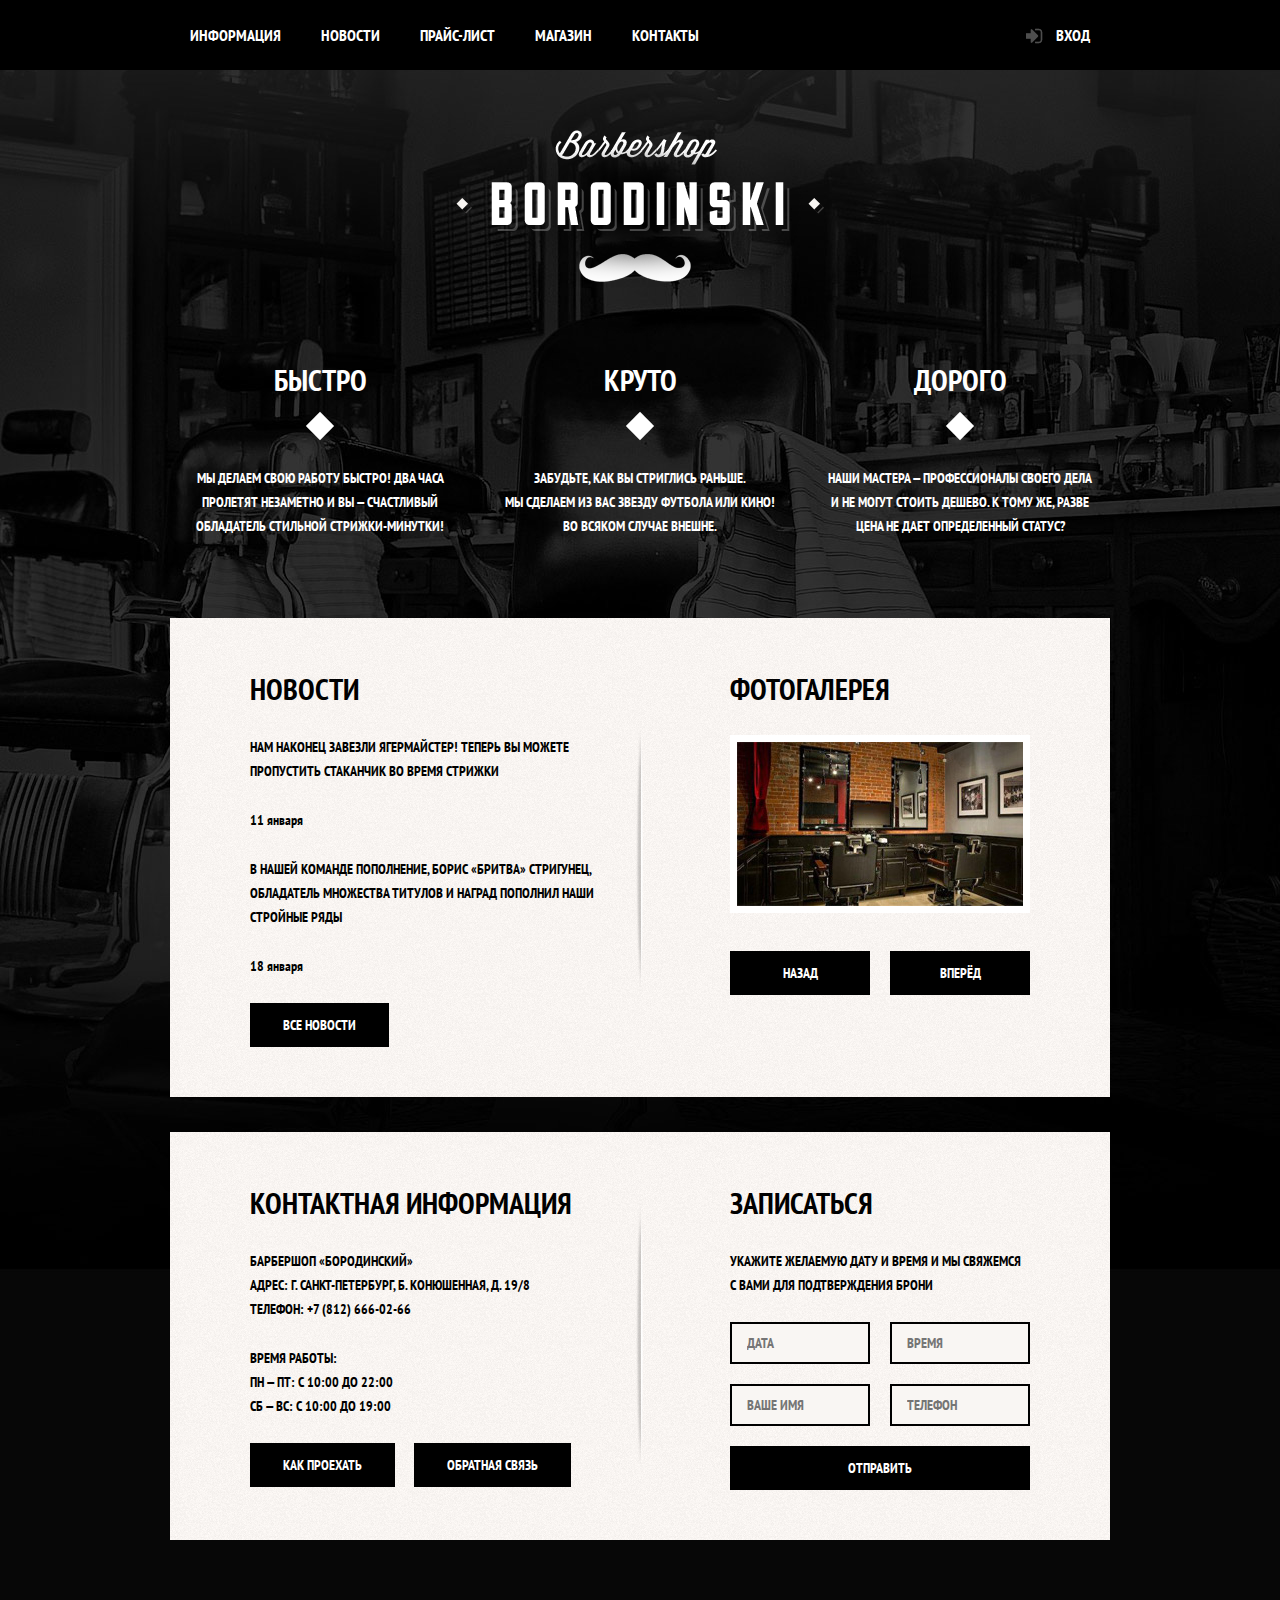
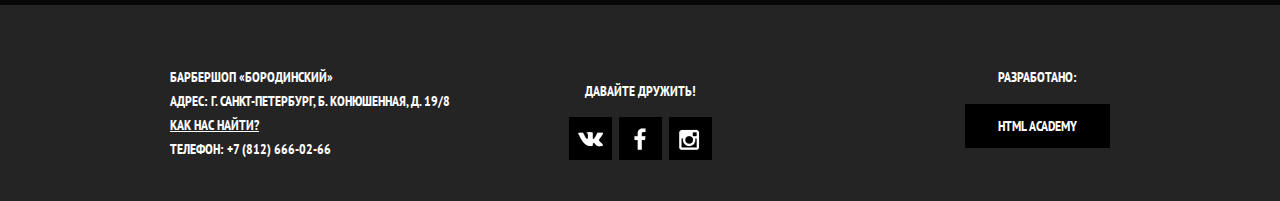
<file: index.html>
<!DOCTYPE html>
<html lang="ru">
  <head>
    <meta charset="utf-8">
    <title>Барбершоп «Бородинский»</title>
	   <link rel="stylesheet" href="css/normalize.css">
     <link href="css/style.css" rel="stylesheet">
	    <link rel="stylesheet" href="https://fonts.googleapis.com/css?family=PT+Sans+Narrow:400,700&amp;subset=latin,cyrillic">
  </head>
  <body>
    <header class="main-header">
      <div class="container clearfix">
        <nav class="main-navigation">
          <ul>
            <li>
              <a href="#">Информация</a>
            </li>
            <li>
              <a href="#">Новости</a>
            </li>
            <li>
              <a href="#">Прайс-лист</a>
            </li>
            <li>
              <a href="#">Магазин</a>
            </li>
            <li>
              <a href="#">Контакты</a>
            </li>
          </ul>
        </nav>
        <div class="user-block">
          <a class="login" href="#">Вход</a>
        </div>
      </div>
    </header>
    <main class="container">
      <div class="index-logo">
        <img src="img/index_logo.png" width="368" height="204" alt="Барбершоп «Бородинский»">
      </div>
      <section class="features clearfix">
        <div class="features-item">
          <b class="features-name">Быстро</b>
          <p>Мы делаем свою работу быстро! Два часа пролетят незаметно и вы — счастливый обладатель стильной стрижки-минутки!</p>
        </div>
        <div class="features-item">
          <b class="features-name">Круто</b>
          <p>Забудьте, как вы стриглись раньше. Мы сделаем из вас звезду футбола или кино! Во всяком случае внешне.</p>
        </div>
        <div class="features-item">
          <b class="features-name">Дорого</b>
          <p>Наши мастера — профессионалы своего дела и не могут стоить дешево. К тому же, разве цена не дает определенный статус?</p>
        </div>
      </section>
      <div class="index-content clearfix">
        <div class="index-content-left">
          <h2 class="index-content-title">Новости</h2>
          <ul class="news-preview">
            <li>
              <p>Нам наконец завезли Ягермайстер! Теперь вы можете пропустить стаканчик во время стрижки</p>
              <time datetime="2016-01-11">11 января</time>
            </li>
            <li>
              <p>В нашей команде пополнение, Борис «Бритва» Стригунец, обладатель множества титулов и наград пополнил наши стройные ряды</p>
              <time datetime="2016-01-18">18 января</time>
            </li>
          </ul>
          <a class="btn" href="#">Все новости</a>
        </div>
        <div class="index-content-right">
          <h2 class="index-content-title">Фотогалерея</h2>
          <div class="gallery">
            <figure class="gallery-content">
              <img src="img/photo_gallery_1.jpg" width="286" height="164" alt="">
            </figure>
            <button class="btn gallery-prev">Назад</button>
            <button class="btn gallery-next">Вперёд</button>
          </div>
        </div>
      </div>
      <div class="index-content clearfix">
        <div class="index-content-left">
          <h2 class="index-content-title">Контактная информация</h2>
          <p>
            Барбершоп «Бородинский»<br>
            Адрес: г. Санкт-Петербург, Б. Конюшенная, д. 19/8<br>
            Телефон: +7 (812) 666-02-66
          </p>
          <p>
            Время работы:<br>
            пн — пт: с 10:00 до 22:00<br>
            сб — вс: с 10:00 до 19:00
          </p>
          <a class="btn" href="#">Как проехать</a>
          <a class="btn" href="#">Обратная связь</a>
        </div>
        <div class="index-content-right">
          <h2 class="index-content-title">Записаться</h2>
          <p>Укажите желаемую дату и время и мы свяжемся с вами для подтверждения брони</p>
          <form class="appointment-form" action="https://echo.htmlacademy.ru" method="post">
            <input type="text" name="date" value="" placeholder="Дата">
            <input type="text" name="time" value="" placeholder="Время">
            <input type="text" name="name" value="" placeholder="Ваше имя">
            <input type="tel" name="phone" value="" placeholder="Телефон">
            <button class="btn" type="submit">Отправить</button>
          </form>
        </div>
      </div>
    </main>
    <footer class="main-footer">
      <div class="container clearfix">
        <section class="footer-contacts">
          Барбершоп «Бородинский»<br>
          Адрес: г. Санкт-Петербург, Б. Конюшенная, д. 19/8<br>
          <a href="#">Как нас найти?</a><br>
          Телефон: +7 (812) 666-02-66
        </section>
        <section class="footer-social">
          <p>Давайте дружить!</p>
          <a class="social-btn social-btn-vk" href="#">Вконтакте</a>
          <a class="social-btn social-btn-fb" href="#">Фейсбук</a>
          <a class="social-btn social-btn-inst" href="#">Инстаграм</a>
        </section>
        <section class="footer-copyright">
          <p>Разработано:</p>
          <a class="btn" href="https://htmlacademy.ru">HTML Academy</a>
        </section>
      </div>
    </footer>
	
	<div class="modal-content">
      <button class="modal-content-close" type="button" title="Закрыть">Закрыть</button>
      <h2 class="modal-content-title">Личный кабинет</h2>
      <p>Введите свой логин и пароль.</p>
      <form class="login-form" action="https://echo.htmlacademy.ru" method="post">
        <input class="icon-user" type="text" name="login" placeholder="Логин">
        <input class="icon-password" type="password"  name="password" placeholder="Пароль">
        <label class="login-checkbox">
          <input type="checkbox" name="remember">
          <span class="checkbox-indicator"></span>
          Запомните меня
        </label>
        <a class="restore" href="#">Я забыл пароль!</a>
        <button class="btn" type="submit">Войти</button>
      </form>
    </div>
	<div class="modal-content-map">
      <button class="modal-content-close" type="button" title="Закрыть">Закрыть</button>
      <div id="yandex-map"></div>
    </div>
	
  </body>
</html>
</file>
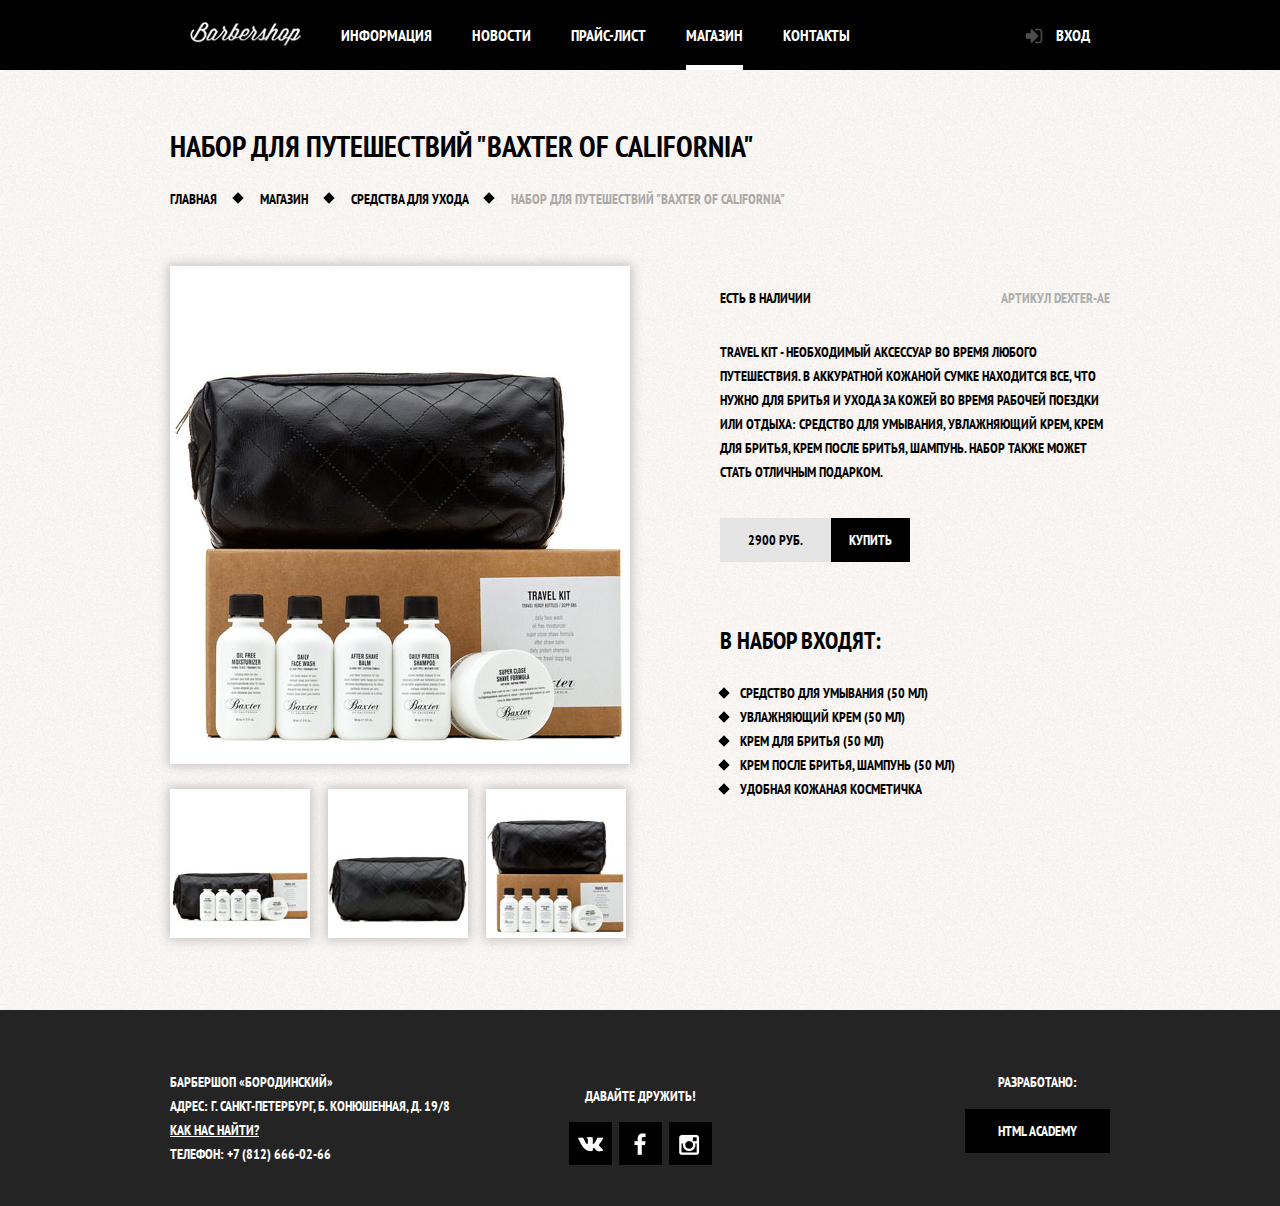
<file: barbershop-item.html>
<!DOCTYPE html>
<html lang="ru">
  <head>
    <meta charset="utf-8">
    <title>Барбершоп «Бородинский»</title>
    <link rel="stylesheet" href="css/normalize.css">
    <link href="css/style.css" rel="stylesheet">
	  <link rel="stylesheet" href="https://fonts.googleapis.com/css?family=PT+Sans+Narrow:400,700&amp;subset=latin,cyrillic">
  </head>
  <body class="inner-page">
    <header class="main-header">
      <div class="container clearfix">
        <nav class="main-navigation">
			    <a class="logo-inner" href="index.html">
				    <img src="img/header_logo.png" width="111" height="24" alt="Барбершоп «Бородинский»">
			    </a>
          <ul>
            <li>
              <a href="#">Информация</a>
            </li>
            <li>
              <a href="#">Новости</a>
            </li>
            <li>
              <a href="#">Прайс-лист</a>
            </li>
            <li class="active">
              <span>Магазин</span>
            </li>
            <li>
              <a href="#">Контакты</a>
            </li>
          </ul>
        </nav>
        <div class="user-block">
          <a class="login" href="#">Вход</a>
        </div>
      </div>
    </header>

    <main class="container clearfix">
	      <div class="inner-page-title">
	        <h1>Набор для путешествий "BAXTER OF CALIFORNIA"</h1>
          <ul class="breadcrumbs">
            <li>
              <a href="index.html">Главная</a>
            </li>
            <li>
              <a href="#">Магазин</a>
            </li>
            <li>
              <a href="#">Средства для ухода</a>
            </li>
            <li class="current">Набор для путешествий "BAXTER OF CALIFORNIA"</li>
          </ul>
	      </div>

	      <div class="inner-content">
          <div class="item-content-left">
		        <div class="product-large">
			        <img class="product-image-large" src="img/itembig.jpg" alt="BAXTER OF CALIFORNIA">
		        </div>
		        <div class="product-thumbnail">
			        <img class="product-image-thumbnail" src="img/item_small_1.jpg"  alt="BAXTER OF CALIFORNIA">
			        <img class="product-image-thumbnail" src="img/item_small_2.jpg" alt="BAXTER OF CALIFORNIA">
			        <img class="product-image-thumbnail" src="img/item_small_3.jpg" alt="BAXTER OF CALIFORNIA">
		        </div>
          </div>

          <div class="item-content-right">
	          <div class="available">
              <span class="item-in-stock">Есть в наличии</span>
              <span class="item-vendor-code">Артикул Dexter-AE</span>
	          </div>
            <p class="item-description">Travel kit - необходимый аксессуар во время любого путешествия. В аккуратной кожаной сумке находится все, что нужно для бритья и ухода за кожей во время рабочей поездки или отдыха: средство для умывания, увлажняющий крем, крем для бритья, крем после бритья, шампунь. Набор также может стать отличным подарком.</p>
            <div class="price-section">
              <span class="product-price">2900 руб.</span><a class="button product-add-to-cart" href="#">Купить</a>
	          </div>

	          <h2>В набор входят:</h2>
              <ul class="item-set">
                <li>
                  Средство для умывания (50 мл)
                </li>
                <li>
                  Увлажняющий крем (50 мл)
                </li>
                <li>
                  Крем для бритья (50 мл)
                </li>
                <li>
                  Крем после бритья, шампунь (50 мл)
                </li>
                <li>
                  Удобная кожаная косметичка
                </li>
              </ul>
	        </div>
	      </div>
    </main>

    <footer class="main-footer">
      <div class="container clearfix">
        <section class="footer-contacts">
		      Барбершоп «Бородинский»<br>
          Адрес: г. Санкт-Петербург, Б. Конюшенная, д. 19/8<br>
          <a href="#">Как нас найти?</a><br>
          Телефон: +7 (812) 666-02-66
		    </section>
        <section class="footer-social">
		      <p>Давайте дружить!</p>
		      <a class="social-btn social-btn-vk" href="#">Вконтакте</a>
          <a class="social-btn social-btn-fb" href="#">Фейсбук</a>
          <a class="social-btn social-btn-inst" href="#">Инстаграм</a>
        </section>
        <section class="footer-copyright"><p>Разработано:</p>
          <a class="btn" href="https://htmlacademy.ru">HTML Academy</a>
        </section>
      </div>
    </footer>
  </body>
</html>
</file>
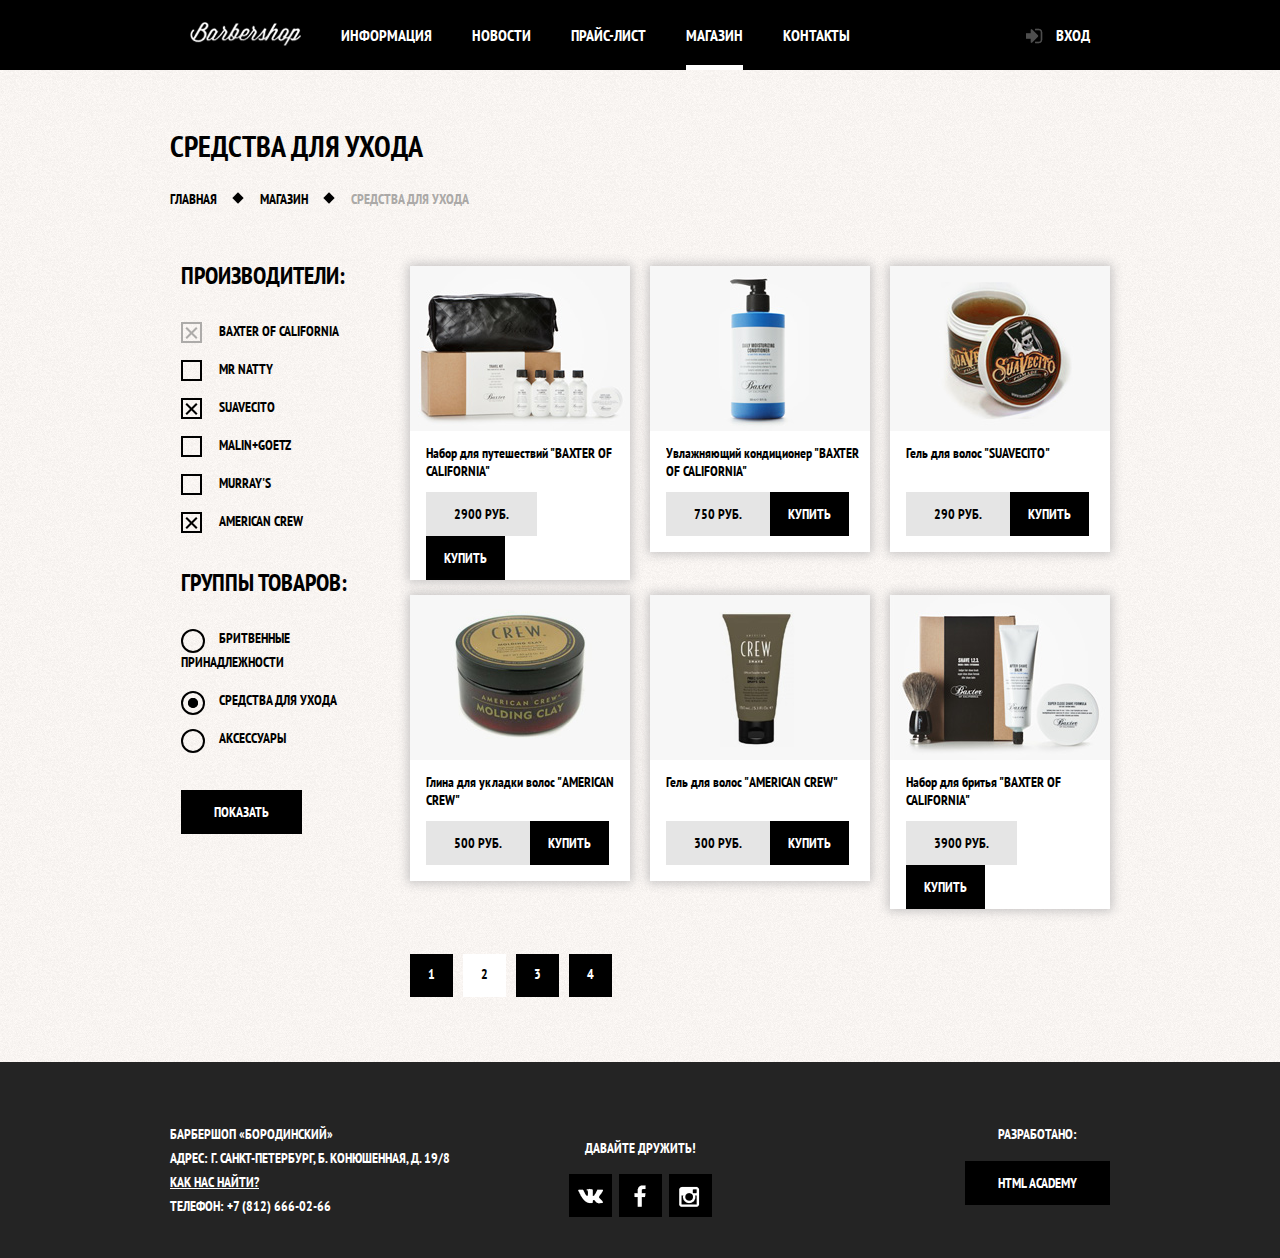
<file: barbershop-shop.html>
<!DOCTYPE html>
<html lang="ru">
  <head>
    <meta charset="utf-8">
    <title>Барбершоп «Бородинский»</title>
    <link rel="stylesheet" href="css/normalize.css">
    <link href="css/style.css" rel="stylesheet">
	  <link rel="stylesheet" href="https://fonts.googleapis.com/css?family=PT+Sans+Narrow:400,700&amp;subset=latin,cyrillic">
  </head>
  <body class="inner-page">
    <header class="main-header">
      <div class="container clearfix">
        <nav class="main-navigation">
			    <a class="logo-inner" href="index.html">
				    <img src="img/header_logo.png" width="111" height="24" alt="Барбершоп «Бородинский»">
			    </a>
          <ul>
            <li>
              <a href="#">Информация</a>
            </li>
            <li>
              <a href="#">Новости</a>
            </li>
            <li>
              <a href="#">Прайс-лист</a>
            </li>
            <li class="active">
              <a href="#">Магазин</a>
            </li>
            <li>
              <a href="#">Контакты</a>
            </li>
          </ul>
        </nav>
        <div class="user-block">
          <a class="login" href="#">Вход</a>
        </div>
      </div>
    </header>

    <main class="container clearfix">
      <div class="inner-page-title">
	      <h1>Средства для ухода</h1>
        <ul class="breadcrumbs">
          <li>
            <a href="#">Главная</a>
          </li>
          <li>
            <a href="#">Магазин</a>
          </li>
          <li class="current">
            Средства для ухода
          </li>
        </ul>
      </div>

	    <div class="inner-content">
        <div class="shop-content-left">
          <fieldset class="manufacturer">
            <legend>Производители:</legend>
            <p class="p_for_input"><input type="checkbox" id="check1" disabled><label for="check1"><span></span>Baxter of California</label></p>
            <p class="p_for_input"><input type="checkbox" id="check2"><label for="check2"><span></span>Mr Natty</label></p>
            <p class="p_for_input"><input type="checkbox" id="check3" checked><label for="check3"><span></span>Suavecito</label></p>
            <p class="p_for_input"><input type="checkbox" id="check4"><label for="check4"><span></span>Malin+Goetz</label></p>
            <p class="p_for_input"><input type="checkbox" id="check5"><label for="check5"><span></span>Murray's</label></p>
            <p class="p_for_input"><input type="checkbox" id="check6" checked><label for="check6"><span></span>American Crew</label></p>
          </fieldset>

          <fieldset class="product">
            <legend>Группы товаров:</legend>
		        <p class="p_for_input"><input type="radio" id="radio1" name="product" value="razor"><label for="radio1"><span></span>Бритвенные принадлежности</label></p>
            <p class="p_for_input"><p class="p_for_input"><input type="radio" id="radio2" checked name="product" value="care"><label for="radio2"><span></span>Средства для ухода</label></p>
            <p class="p_for_input"><input type="radio" id="radio3" name="product" value="accessories"><label for="radio3"><span></span>Аксессуары</label></p>
            <input type="submit" class="btn product-group-show" value="Показать">
          </fieldset>
        </div>

        <div class="shop-content-right">
          <article class="item">
			      <a href="barbershop-item.html">
			        <img class="product-image" src="img/item1.jpg" width="220" height="165" alt="BAXTER OF CALIFORNIA">
            </a>
			      <div class="item-price-section">
				      <div class="name">
				        <span class="product-name">Набор для путешествий</span>
				        <span class="product-class">"BAXTER OF CALIFORNIA"</span>
				      </div>
				      <div class="price">
			          <span class="product-price">2900 руб.</span><a class="button product-add-to-cart" href="#">Купить</a>
				      </div>
			      </div>
          </article>

          <article class="item">
			      <a href="barbershop-item.html">
			        <img class="product-image" src="img/item2.jpg" width="220" height="165" alt="BAXTER OF CALIFORNIA">
            </a>
			      <div class="item-price-section">
				      <div class="name">
					      <span class="product-name">Увлажняющий кондиционер</span>
					      <span class="product-class">"BAXTER OF CALIFORNIA"</span>
				      </div>
				      <div class="price">
					      <span class="product-price">750 руб.</span><a class="button product-add-to-cart" href="#">Купить</a>
				      </div>
		        </div>
          </article>

          <article class="item">
			      <a href="barbershop-item.html">
				      <img class="product-image" src="img/item3.jpg" width="220" height="165" alt="SUAVECITO">
            </a>
				    <div class="item-price-section">
					    <div class="name">
						    <span class="product-name">Гель для волос</span>
				        <span class="product-class">"SUAVECITO"</span>
					    </div>
					    <div class="price">
						    <span class="product-price">290 руб.</span><a class="button product-add-to-cart" href="#">Купить</a>
					    </div>
				    </div>
          </article>

          <article class="item">
            <a href="barbershop-item.html">
				      <img class="product-image" src="img/item4.jpg" width="220" height="165" alt="AMERICAN CREW">
            </a>
				    <div class="item-price-section">
					    <div class="name">
						    <span class="product-name">Глина для укладки волос</span>
						    <span class="product-class">"AMERICAN CREW"</span>
					    </div>
					    <div class="price">
						    <span class="product-price">500 руб.</span><a class="button product-add-to-cart" href="#">Купить</a>
					    </div>
				    </div>
          </article>

          <article class="item">
            <a href="barbershop-item.html">
				      <img class="product-image" src="img/item5.jpg" width="220" height="165" alt="BAXTER OF CALIFORNIA">
            </a>
				    <div class="item-price-section">
					    <div class="name">
						    <span class="product-name">Гель для волос</span>
					      <span class="product-class">"AMERICAN CREW"</span>
					    </div>
					    <div class="price">
						    <span class="product-price">300 руб.</span><a class="button product-add-to-cart" href="#">Купить</a>
					    </div>
				    </div>
          </article>

          <article class="item">
            <a href="barbershop-item.html">
				      <img class="product-image" src="img/item6.jpg" width="220" height="165" alt="BAXTER OF CALIFORNIA">
            </a>
				    <div class="item-price-section">
					    <div class="name">
						    <span class="product-name">Набор для бритья</span>
					      <span class="product-class">"BAXTER OF CALIFORNIA"</span>
					    </div>
					    <div class="price">
						    <span class="product-price">3900 руб.</span><a class="button product-add-to-cart" href="#">Купить</a>
					    </div>
				    </div>
          </article>

          <div class="pagination">
            <a href="#">1</a>
            <a class="now" href="#">2</a>
            <a href="#">3</a>
            <a href="#">4</a>
          </div>
        </div>
	    </div>

    </main>

    <footer class="main-footer">
      <div class="container clearfix">
        <section class="footer-contacts">
          Барбершоп «Бородинский»<br>
          Адрес: г. Санкт-Петербург, Б. Конюшенная, д. 19/8<br>
          <a href="#">Как нас найти?</a><br>
          Телефон: +7 (812) 666-02-66
        </section>
        <section class="footer-social">
          <p>Давайте дружить!</p>
          <a class="social-btn social-btn-vk" href="#">Вконтакте</a>
          <a class="social-btn social-btn-fb" href="#">Фейсбук</a>
          <a class="social-btn social-btn-inst" href="#">Инстаграм</a>
        </section>
        <section class="footer-copyright">
          <p>Разработано:</p>
          <a class="btn" href="https://htmlacademy.ru">HTML Academy</a>
        </section>
      </div>
    </footer>
  </body>
</html>
</file>
<file: css/style.css>
html,
body {
  min-width: 960px;
  font-weight: 700;
  font-size: 14px;
  line-height: 24px;
  font-family: "PT Sans Narrow", "Arial", sans-serif;
  text-transform: uppercase;

  color: #ffffff;
  background: #000000 url("../img/barbershop_bg.jpg") no-repeat center top;
}

.clearfix::after {
  content: "";

  display: table;
  clear: both;
}

.main-header {
  margin-bottom:60px;
  color: #ffffff;
  background-color: #000000;
}

.inner-page .main-header {
  margin-bottom: 55px;
}

.container {
  width:940px;
  margin: 0 auto;
  padding: 0 10px;
}

.main-navigation {
  float: left;
  width: 780px;
  min-height: 70px;
}

.main-navigation a {
  display: block;
  padding: 25px 20px;
  color: #ffffff;
  text-decoration: none;
}

.main-navigation a:hover {
  background: #242424;
}

.main-navigation .logo-inner {
  float: left;
  width: 111px;
  height: 20px;
  padding-top: 22px;
}

.main-navigation .logo-inner img{
  width: 111px;
  height: 24px;
}

.main-navigation .logo-inner:hover {
  background: none;
}

.main-navigation .active a:hover {
  background: none;
}

.main-navigation .active {
  position: relative;

  background-color: none;
}

.main-navigation .active::after {
  content: "";
  position: absolute;
  bottom: 0;
  height: 5px;
  right:20px;
  left:20px;
  background-color: #ffffff;
}

.main-navigation .active span {
  display: block;
  padding: 25px 20px;
}

.main-navigation ul {
  margin: 0;
  padding: 0;
  list-style: none;
  font-size: 0;
}

.main-navigation li {
  display: inline-block;
  font-size: 16px;
  line-height: 20px;
  vertical-align: top;
}

.user-block {
  float: right;
  max-width: 140px;
  min-height: 70px;
}

.login {
  position: relative;
  display: inline-block;
  padding: 25px 20px;
  padding-left: 50px;

  font-size: 16px;
  line-height: 20px;
  vertical-align: top;

  color: #ffffff;
  text-decoration: none;
}

.login:hover {
  background-color: #242424;
}

.login::before {
  content: "";
  position: absolute;
  width: 18px;
  height: 18px;
  top: 28px;
  left: 20px;

  background: transparent url("../img/sprite_v.png") no-repeat;
  background-position: -1px 0px;
  opacity: 0.3;
}

.login:hover::before {
  opacity: 1;
}

.inner-page {
  color: #000000;
  background: #f8f3f0 url("../img/white_bg.jpg") repeat;
}

.index-logo {
  width: 368px;
  height: 204px;
  margin: 0 auto;
  margin-bottom: 25px;
}

.index-logo img {
  width: 368px;
  height: 204px;
}


.features {
  margin-bottom: 80px;
}

.features-item {
  float: left;
  width: 300px;
  margin-right: 20px;

  text-align: center;
}

.features-item:last-child {
  margin-right: 0;
}

.features-name {
  position: relative;
  display: block;
  margin-bottom: 30px;
  padding-bottom: 35px;

  font-size: 30px;
  line-height: 42px;
}

.features-item p {
  margin: 10px;
  margin-bottom: 0;
}

.features-name::after {
  content: "";
  position: absolute;
  bottom: 0;
  left: 50%;
  display: block;
  margin-left: -10px;

  width: 20px;
  height: 20px;

  background-color: #ffffff;
  transform: rotate(45deg);
}

.index-content {
  padding: 50px 80px;
  margin-bottom: 35px;
  color: #000000;
  background: url("../img/separator.png") no-repeat center,
  #f8f5f2 url("../img/white_bg.jpg");
}

.index-content-left {
  width: 380px;
  float:left;
}

.index-content-right {
  float: right;
  width: 300px;
}

.index-content-title {
  margin: 0;
  margin-bottom: 25px;
  font-size: 30px;
  line-height: 42px;
}

.index-content p {
  margin: 0;
  margin-bottom: 25px;
}

.news-preview {
  margin: 0;
  padding: 0;
  padding-right: 35px;
  list-style: none;
}

.news-preview li {
  margin-bottom: 25px;
}

.news-preview time {
  text-transform: none;
}

.btn {
  display: inline-block;
  padding: 10px 33px;
  margin-right: 16px;

  font-weight: 700;
  font-size: 14px;
  line-height: 24px;
  vertical-align: top;
  text-align: center;
  font-family: "PT Sans Narrow", "Arial", sans-serif;
  color: #ffffff;
  text-transform: uppercase;
  text-decoration: none;

  background-color: #000000;
  border: none;
  outline: none;
  cursor: pointer;
}

.btn:hover,
.btn:active {
  background-color: #663d15;
}


.btn.disabled,
.btn:disabled {
  cursor: default;
  opacity: 0.5;
}

.btn.disabled:hover,
.btn:disabled:hover {
  background-color: #000000;
}

.gallery {
  position: relative;
  height: 260px;
}

.gallery-content {
  height: 164px;
  margin: 0;
  background-color: #cccccc;
  border: 7px solid #ffffff;
}

.gallery-content img {
  width: 286px;
  height: 164px;
}

.gallery .btn {
  position: absolute;
  bottom: 0;

  width: 140px;
  margin: 0;
}

.gallery-prev {
  left: 0;
}

.gallery-next {
  right: 0;
}

.appointment-form input {
  float: left;
  width: 106px;
  margin-right: 20px;
  margin-bottom: 20px;
  padding: 7px 15px;

  font-size: 14px;
  line-height: 24px;
  font-family: "PT Sans Narrow", "Arial", sans-serif;
  color: #000000;
  text-transform: uppercase;

  background-color: #f9f6f3;
  border: 2px solid #000000;
  outline: none;
}

.appointment-form input:focus {
  border: 2px solid #663d15;
}

.appointment-form input:nth-child(2n) {
  margin-right: 0;
}

.appointment-form .btn {
  clear: both;
  width: 100%;
}

/*----------inner pages----------*/

.inner-page-title {
  margin-bottom: 55px;
}

.inner-page-title h1 {
  margin: 0;
  margin-bottom: 20px;
  padding: 0;

  font-size: 30px;
  line-height: 42px;
}

.breadcrumbs {
  margin: 0;
  padding: 0;
  list-style: none;
}

.breadcrumbs li {
  position: relative;
  display: inline;
  padding-right: 40px;
}

.breadcrumbs li::after {
  content: "";
  position: absolute;
  top: 4px;
  right: 18px;

  width: 8px;
  height: 8px;

  background-color: #000000;
  transform: rotate(45deg);
}

.breadcrumbs a {
  color: #000000;
  text-decoration: none;
}

.breadcrumbs a:hover {
  text-decoration: underline;
}

.breadcrumbs .current {
  color: #aba9a7;
}

.breadcrumbs .current::after {
  display: none;
}

/*----------inner content----------*/

.inner-content {
  margin-bottom: 75px;
}

.inner-content h2 {
  font-size: 24px;
  line-height: 30px;
}

.inner-content table {
  border-collapse: collapse;
}

.inner-content td {
  padding: 10px 15px;

  border: 2px solid #000000;
}

/*----------custom----------*/

.big-heading {
  margin-top: 55px;
  margin-bottom: 65px;
  text-align: center;
}

.big-heading h2 {
  position: relative;
  z-index: 2;

  display: inline;
  margin: 0;
  padding: 0 25px;

  font-size: 48px;
  line-height: 48px;
  text-align: center;

  background: #f8f3f0 url("../img/pattern-white.jpg") repeat;
}

.big-heading::after {
  content: "";
  position: relative;
  top: -25px;
  z-index: 1;

  display: block;

  border-bottom: 2px solid #000000;
}

.custom-list-1 {
  margin: 14px 0;
  padding: 0;

  list-style: none;
}

.custom-list-1 li {
  position: relative;
  margin-bottom: 15px;
  padding-left: 20px;
}

.custom-list-1 li::before {
  content: "";
  position: absolute;
  top: 8px;
  left: 0;

  width: 8px;
  height: 8px;

  background-color: #000000;
  transform: rotate(45deg);
}

.prices-table {
  width: 100%;
}

.prices-table td {
  width: 50%;
}

.prices-table td:last-child {
  text-align: center;
}

.short-text {
  padding-right: 80px;
}

/*----------inner columns----------*/

.inner-columns {
  margin: 60px 0;
}

.inner-column-left,
.inner-column-right {
  width: 460px;
}

.inner-column-left {
  float: left;
}

.inner-column-right {
  float: right;
}

.inner-column-left *:first-child,
.inner-column-right *:first-child {
  margin-top: 0;
}

.inner-column-left *:last-child,
.inner-column-right *:last-child {
  margin-bottom: 0;
}

/*----------item page----------*/

.item-vendor-code {
  color: #aeaeae;
  float:right;
}

.item-in-stock {
  float:left;
}

.item-description {
  clear:both;
}

.available {
  margin-top:20px;
}

.item-description {
  margin-top:74px;
}

.price-section {
  padding-bottom:44px;
  padding-top:20px;

}

.item-content-right h2 {
  padding-bottom:5px;
}


.item-set {
  margin: 0;
  padding: 0;
  list-style: none;
}

.item-set li {
  position: relative;
  padding-left: 20px;
}

.item-set li::before {
  content: "";
  position: absolute;
  top: 8px;
  left: 0;

  width: 8px;
  height: 8px;

  background-color: #000000;
  transform: rotate(45deg);
}

.product-price {
  display: inline-block;
  padding: 10px 28px;

  font-weight: 700;
  font-size: 14px;
  line-height: 24px;
  vertical-align: top;
  text-align: center;
  font-family: "PT Sans Narrow", "Arial", sans-serif;
  color: #000000;
  text-transform: uppercase;
  text-decoration: none;

  background-color: #e5e5e5;
  border: none;
  outline: none;
  cursor: default
}

.item-price-section{
  background-color:#ffffff;
  min-height:114px;
}

.item-price-section .name {
  margin-left:16px;
  padding-top:6px;
  margin-bottom:12px;

  font-size:14px;
  line-height:18px;
  text-transform:none;

  overflow: hidden;
  text-overflow: ellipsis;
  height:36px;
}

.item-price-section .price {
  margin-left: 16px;
}

.item-price-section .product-price {
  float:left;
}

.item-content-left {
  width:460px;
  float:left;
}

.item-content-right {
  width:390px;
  float:right;
}

.product-large {
  width:460px;
  height:498px;
  box-shadow: 0 0 10px 2px #c4c2c2;
}

.product-thumbnail {
  width:460px;
  margin-top: 25px;
}

.product-image-thumbnail:last-child {
  margin-right: 0;
}
.product-image-thumbnail {
  display:inline-block;
  margin-right:15px;
  box-shadow: 0 0 10px 2px #c4c2c2;
}

.price-section .button {
  display: inline-block;
  padding: 10px 18px;
  margin-right: 16px;

  font-weight: 700;
  font-size: 14px;
  line-height: 24px;
  vertical-align: top;
  text-align: center;
  font-family: "PT Sans Narrow", "Arial", sans-serif;
  color: #ffffff;
  text-transform: uppercase;
  text-decoration: none;

  background-color: #000000;
  border: none;
  outline: none;
  cursor: pointer;
}

/*----------catalog----------*/

.shop-content-left{
  float: left;
  width:220px;
}

.shop-content-right {
  float:right;
  width:700px;
  font-size:0px;
}

/*----------checkbox----------*/



.shop-content-left input[type="checkbox"] {
  display: none;
}

.shop-content-left input[type="checkbox"] + label span {
  position: absolute;
  display: block;
  margin-bottom: 20px;
  top: 0;
  left: 0;
  width: 17px;
  height: 17px;

  border: 2px solid #000000;
}

.shop-content-left input[type="checkbox"]:checked + label span::before,
.shop-content-left input[type="checkbox"]:checked + label span::after {
  content: "";
  position: absolute;
  top: 8px;
  left: 1px;

  width: 15px;
  height: 2px;

  background-color: #000000;
}

.shop-content-left input[type="checkbox"]:checked + label span::before {
  transform: rotate(45deg);
}

.shop-content-left input[type="checkbox"]:checked + label span::after {
  transform: rotate(-45deg);
}


.shop-content-left input[type="checkbox"] + label:hover {
  color: #663d15;
  cursor:pointer;
}

/*----------radio----------*/

.shop-content-left input[type="radio"] {
  display: none;
}

.shop-content-left input[type="radio"] + label span{
  cursor: pointer;
}

.shop-content-left input[type="radio"] + label span {
  position: absolute;
  top: 0;
  left: 0;
  width: 20px;
  height: 20px;

  border: 2px solid #000000;
  -moz-border-radius: 20px;
  -webkit-border-radius: 20px;
  border-radius: 20px;

}

.shop-content-left input[type="radio"]:checked + label span::before,
.shop-content-left input[type="radio"]:checked + label span::after {
  content: "";
  position: absolute;
  top: 5px;
  left: 5px;

  width: 10px;
  height: 10px;

  background-color: #000000;
  -moz-border-radius: 5px;
  -webkit-border-radius: 5px;
  border-radius: 5px;
}

.shop-content-left input[type="radio"]:checked + label span::before {
  transform: rotate(45deg);
}

.shop-content-left input[type="radio"]:checked + label span::after {
  transform: rotate(-45deg);
}

.shop-content-left input[type="radio"] + label:hover {
  color: #663d15;
  cursor:pointer;
}

/*----------disabled----------*/

.shop-content-left input[type="checkbox"]:disabled + label span {
  position: absolute;
  top: 0;
  left: 0;

  width: 17px;
  height: 17px;

  border: 2px solid #adaba9;
}

.shop-content-left input[type="checkbox"]:disabled + label span::before,
.shop-content-left input[type="checkbox"]:disabled + label span::after {
  content: "";
  position: absolute;
  top: 8px;
  left: 1px;

  width: 15px;
  height: 2px;

  background-color: #adaba9;
}

.shop-content-left input[type="checkbox"]:disabled + label span::before {
  transform: rotate(45deg);
}

.shop-content-left input[type="checkbox"]:disabled + label span::after {
  transform: rotate(-45deg);
}

.shop-content-left input[type="checkbox"]:disabled + label::after {
color:red;
}


.shop-content-left  .btn{
  display:block;
  margin-top:40px;
}

.shop-content-left  label {
  position:relative;
  padding-left:38px;
}

.shop-content-right img{
  width:220px;
  height:165px;
}

.shop-content-left legend {
  font-size: 24px;
  margin-bottom:12px;
}

.shop-content-left fieldset {
  border:none;
  margin-bottom:18px;
}

.shop-content-left .manufacturer {
  border:none;
  margin-bottom:14px;
  margin-top: -2px;
}

.item {
  display:inline-block;
  vertical-align: top;
  width: 220px;
  margin-right: 20px;
  margin-bottom: 15px;
  font-size: 14px;

  box-shadow: 0 0 10px 2px #c4c2c2;
  background-color:#ffffff;
}

.item:nth-child(3n) {
  margin-right: 0;
}

.item:hover {
  box-shadow: 0 0 20px 2px #c4c2c2;
}

img {
  max-width: 100%;
  height: auto;
}

 .item-price-section .button {
  display: inline-block;
  padding: 10px 18px;
  margin-right: 16px;

  font-weight: 700;
  font-size: 14px;
  line-height: 24px;
  vertical-align: top;
  text-align: center;
  font-family: "PT Sans Narrow", "Arial", sans-serif;
  color: #ffffff;
  text-transform: uppercase;
  text-decoration: none;

  background-color: #000000;
  border: none;
  outline: none;
  cursor: pointer;
}

 .button:hover,
 .button:active {
  background-color: #663d15;
}

 .button:hover,
 .button:active {
  background-color: #663d15;
}

/*----------pagination----------*/

.pagination {
  margin-top:30px;
  width: 220px;
  white-space: nowrap;
}

.pagination a{
  display:inline-block;
  font-size: 14px;
  min-width: 23px;
  margin-right:10px;
  height: 43px;
  padding: 0 10px;
  line-height: 40px;
  color: white;
  text-decoration: none;
  text-align: center;
  vertical-align: middle;
  background: black;
}

.pagination .now{
  background:white;
  color:black;
}

.pagination a:hover{
  background:#663d15;
}

.pagination a.now:hover {
  background-color: #fff;
}

/*----------footer----------*/

.main-footer {
  margin-top: 65px;
  padding-top: 60px;
  padding-bottom: 40px;
  color: #ffffff;
  background: #252525 url("../img/pattern-black.jpg");
}

.footer-contacts {
  float: left;
  width: 320px;
  margin-right: 60px;
}

.footer-contacts a {
  color: #ffffff;
}

.footer-contacts a:hover {
  text-decoration: none;
}

.footer-social {
  float: left;
  width: 180px;
  min-height: 90px;
  text-align: center;
}

.footer-copyright {
  float: right;
  min-height: 90px;
  max-width: 180px;
}

.social-btn {
  display: inline-block;
  margin: 0 2px;

  width: 43px;
  height: 43px;

  font-size: 0;
  vertical-align: top;
  text-decoration: none;

   transition:
    background-position 0.3s,
    background-color 0.3s;

  background: #000000 url("../img/sprite_v.png") no-repeat center;
}

.social-btn:hover {
  background-color: #ffffff;
}

.social-btn-vk {
  background-position: -122px 14px;
}

.social-btn-fb {
  background-position: -23px 11px;
}

.social-btn-inst {

  background-position: -70px 12px;
}

.social-btn:hover {
  background-color: #ffffff;
}

.social-btn-vk:hover {
  background-position: -126px -30px;
}

.social-btn-fb:hover {
  background-position: -22px -34px;
}

.social-btn-inst:hover {
  background-position: -70px -34px;
}

.footer-copyright p {
  margin: 0;
  margin-bottom: 15px;
  text-align: center;
}

.footer-copyright .btn {
  margin-right: 0;
}

.footer-copyright .btn:hover {
  color: #000000;
  background-color: #ffffff;
}

/* ----------����������� �����---------- */

.modal-content {
  position: absolute;
  top: 120px;
  left: 50%;
  display: none;
  
  margin-left: -230px;
  width: 300px;
  padding: 50px 80px;

  color: #000000;

  box-shadow: 0 30px 50px rgba(0, 0, 0, 0.7);
  background: #f8f3f0 url("../img/white_bg.jpg");
}

.modal-content-map {
  position: fixed;
  top: 50%;
  left: 50%;
  display: none;

  width: 766px;
  height: 561px;
  margin-top: -280px;
  margin-left: -390px;

  background: #e9e5dc url("../img/map.png");
  border: 7px solid white;
  box-shadow: 0 30px 50px rgba(0, 0, 0, 0.7);
}

.modal-overlay {
  position: fixed;
  top: 0;
  left: 0;
  z-index: 10;

  width: 100%;
  height: 100%;

  background: rgba(0, 0, 0, 0.5);
}

.modal-content-close {
  position: absolute;
  top: 0;
  right: -34px;

  width: 22px;
  height: 22px;

  font-size: 0;

  background-color: transparent;
  border: 0;
  outline: 0;
  cursor: pointer;
}

.modal-content-close::before,
.modal-content-close::after {
  content: "";
  position: absolute;
  top: 10px;
  left: 2px;

  width: 19px;
  height: 3px;
  background-color: #d0d0d0;
  border-radius: 1px;
}

.modal-content-close::before {
  transform: rotate(45deg);
}

.modal-content-close::after {
  transform: rotate(-45deg);
}

.modal-content h2 {
  margin: 0;
  margin-bottom: 20px;

  font-size: 30px;
  line-height: 42px;
}

.modal-content p {
  margin: 0;
  margin-bottom: 14px;
}

.modal-content .login-form {
  margin-top: 30px;
  margin-bottom: 10px;
}

.login-form input[type="text"],
.login-form input[type="password"] {
  width: 236px;
  margin: 0;
  margin-bottom: 10px;
  padding: 10px 20px;
  padding-right: 40px;

  font-size: 14px;
  line-height: 24px;
  font-family: "PT Sans Narrow", "Arial", sans-serif;
  color: #000000;
  text-transform: uppercase;
  
  background-color: #f9f6f3;
  border: 2px solid #000000;
  outline: none;
}

.login-form input:focus {
  border-color: #663d15;
}

.login-form input.icon-user {
  background-image: url("../img/user.png");
  background-repeat: no-repeat;
  background-position: 270px 15px;
}

.login-form input.icon-password {
  background-image: url("../img/locked.png");
  background-repeat: no-repeat;
  background-position: 270px 15px;
}

.login-form .restore {
  float: right;

  color: #000000;
}

.login-form .btn {
  width: 100%;
  margin-top: 15px;
}

.login-checkbox input[type="checkbox"] {
  display: none;
}

.login-checkbox {
  position: relative;

  padding-left: 30px;

  cursor: pointer;
}

.login-checkbox:hover {
  color: #663d15;
}

.login-checkbox input[type="checkbox"] + .checkbox-indicator {
  position: absolute;
  top: -3px;
  left: 0;

  width: 17px;
  height: 17px;

  border: 2px solid #000000;
}

.login-checkbox input[type="checkbox"]:checked + .checkbox-indicator::before,
.login-checkbox input[type="checkbox"]:checked + .checkbox-indicator::after {
  content: "";
  position: absolute;
  top: 8px;
  left: 1px;

  width: 15px;
  height: 2px;

  background-color: #000000;
}

.login-checkbox input[type="checkbox"]:checked + .checkbox-indicator::before {
  transform: rotate(45deg);
}

.login-checkbox input[type="checkbox"]:checked + .checkbox-indicator::after {
  transform: rotate(-45deg);
}
</file>
